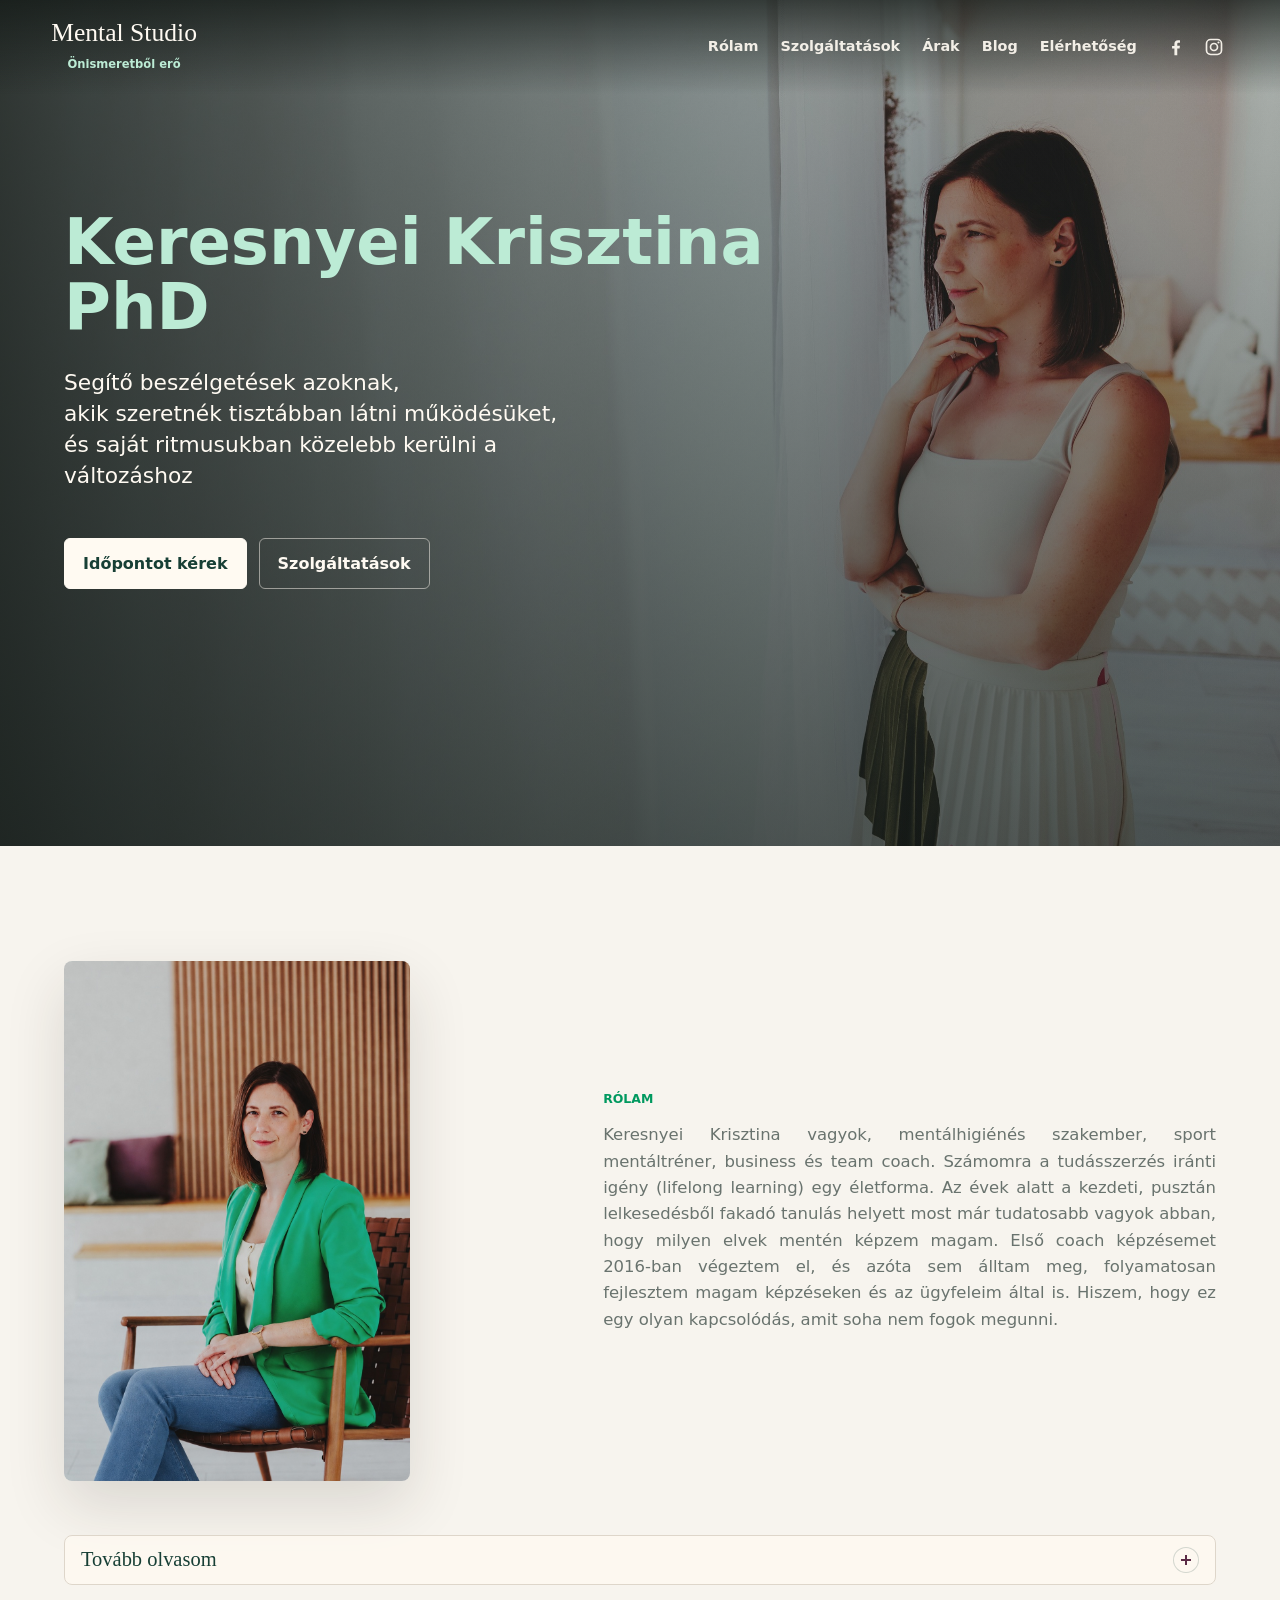
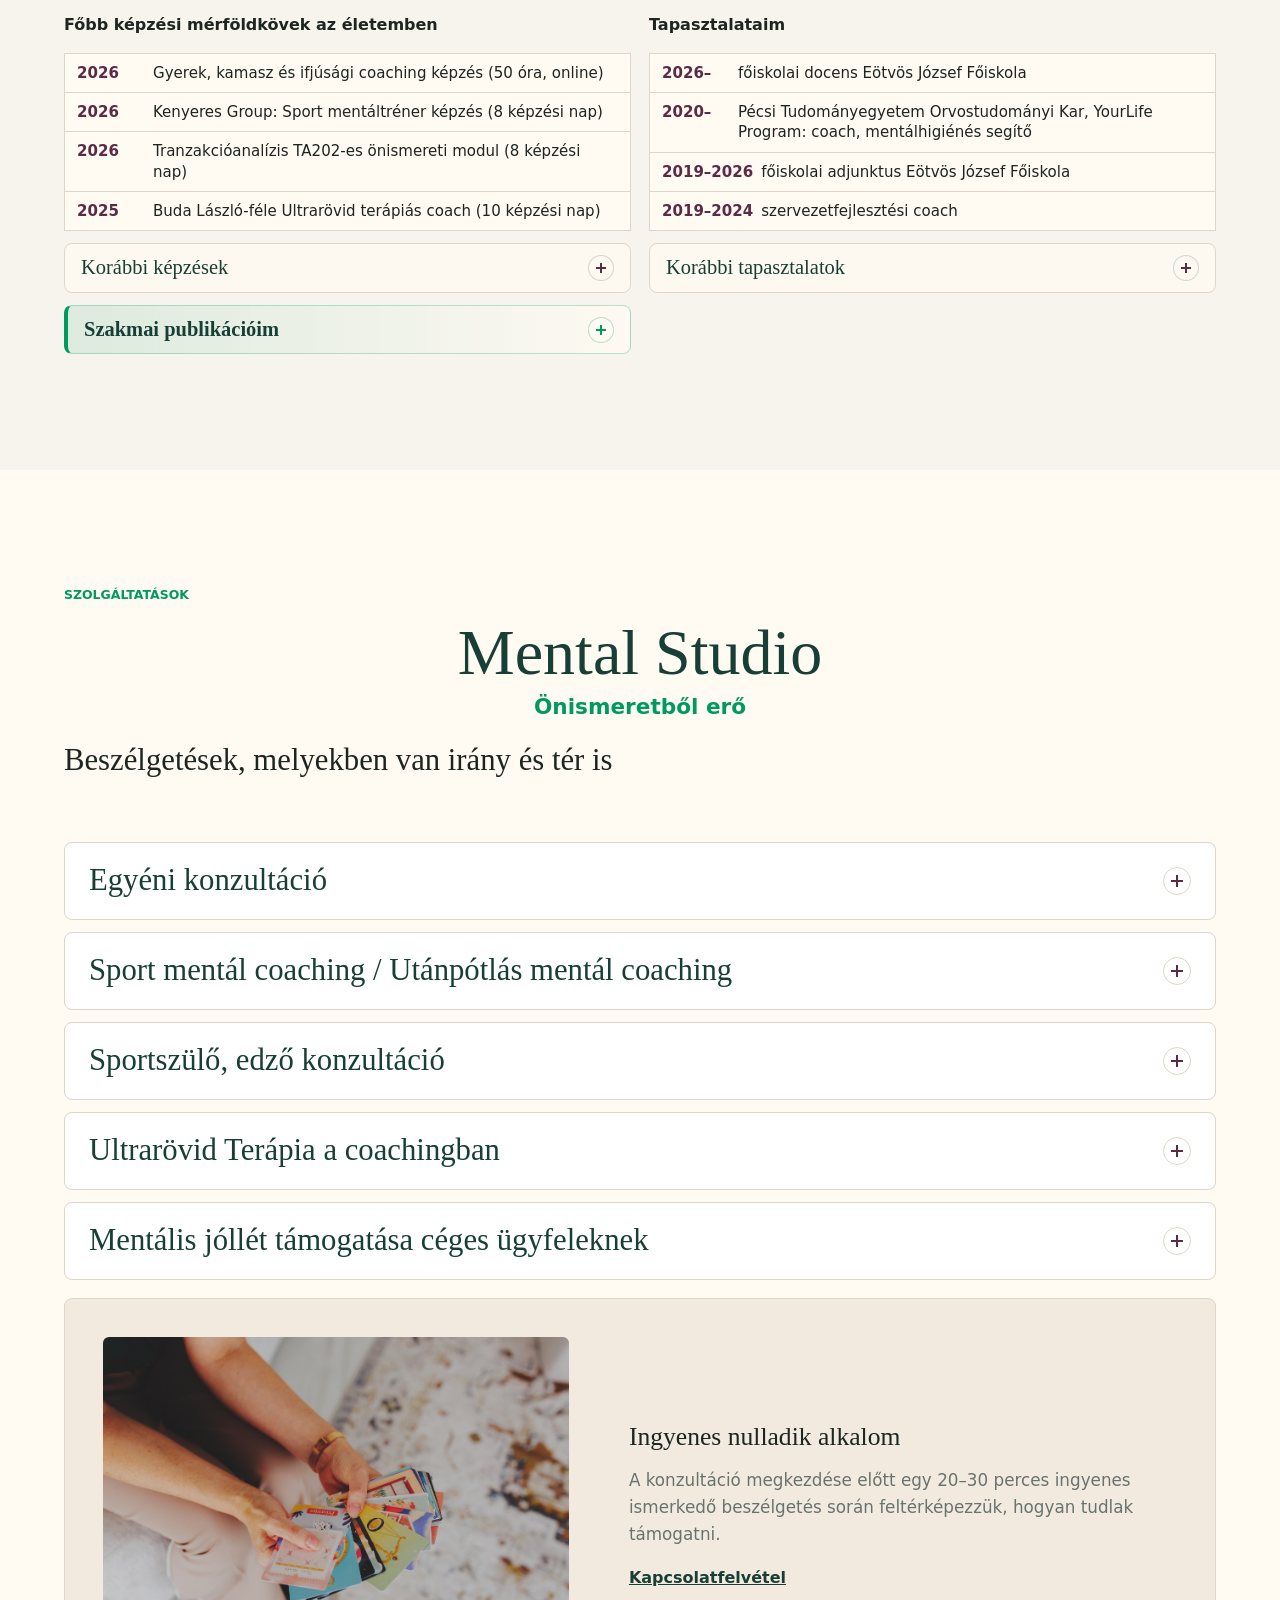
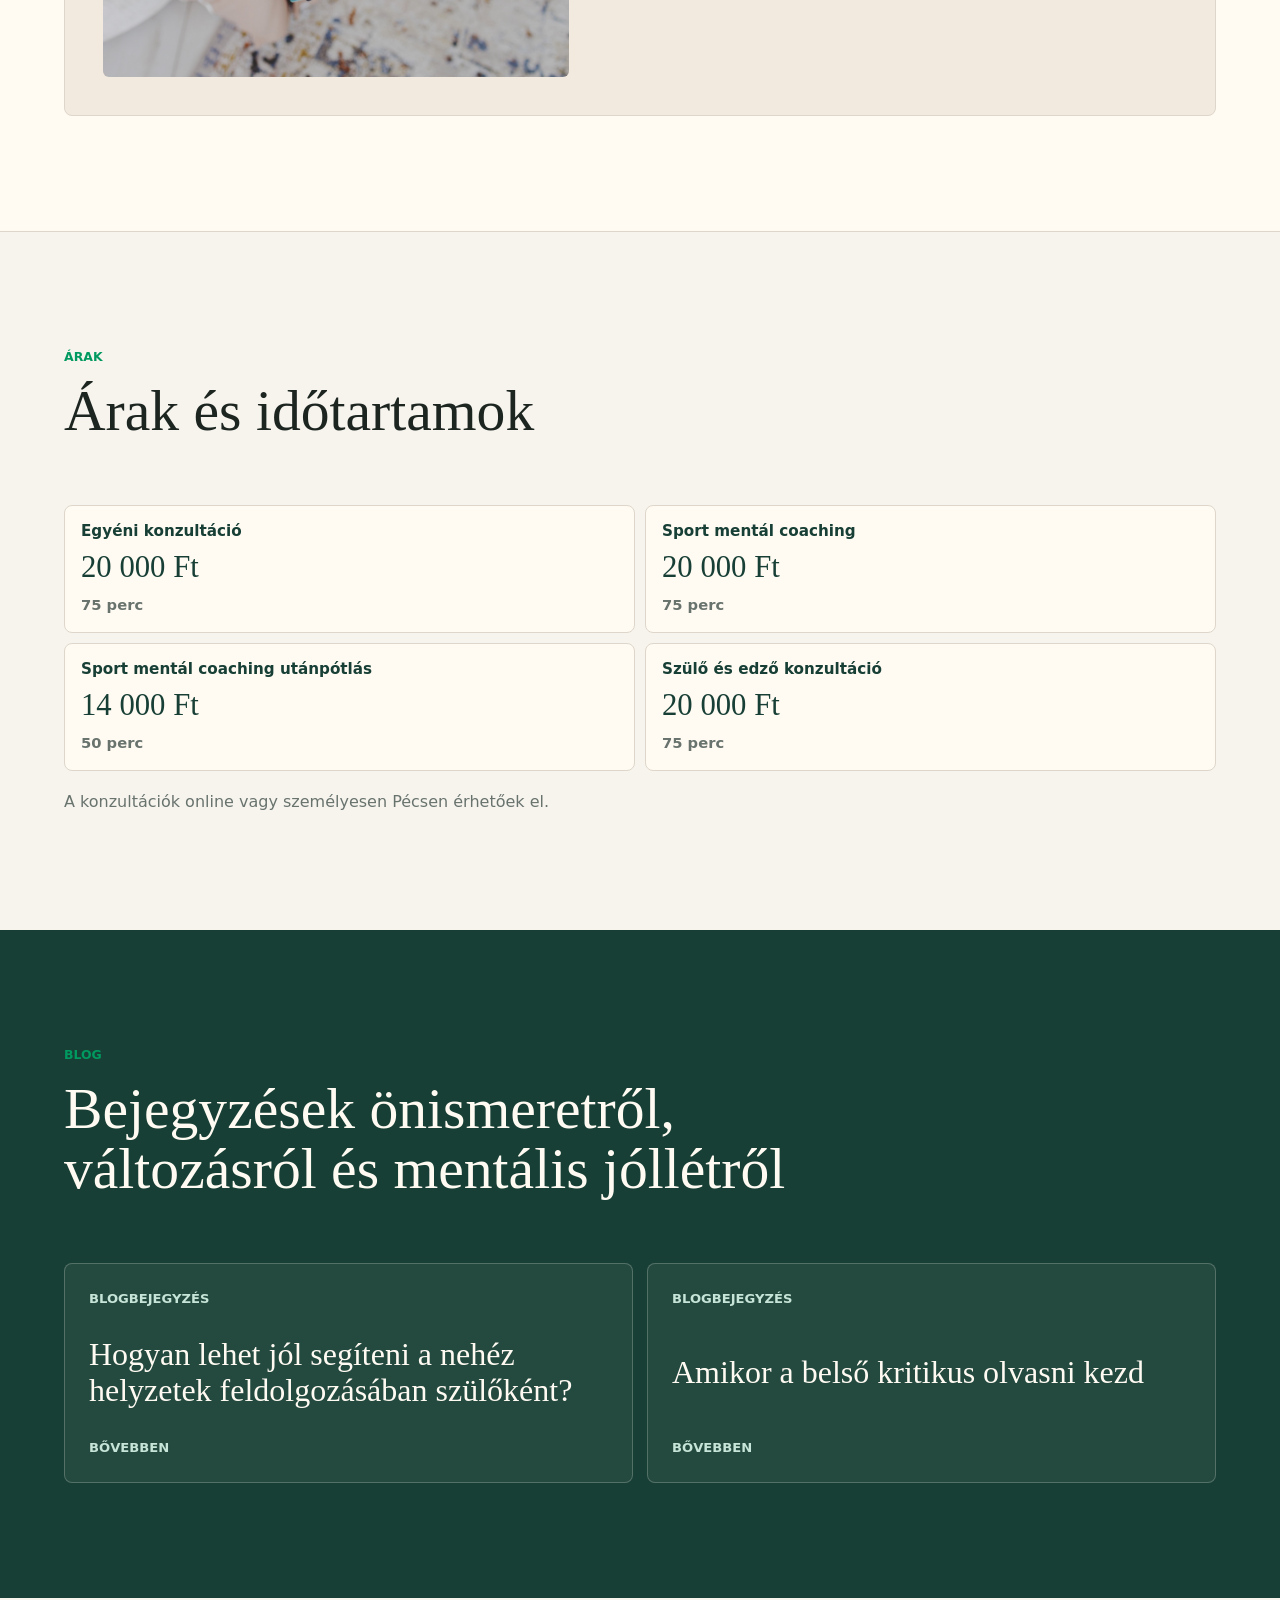
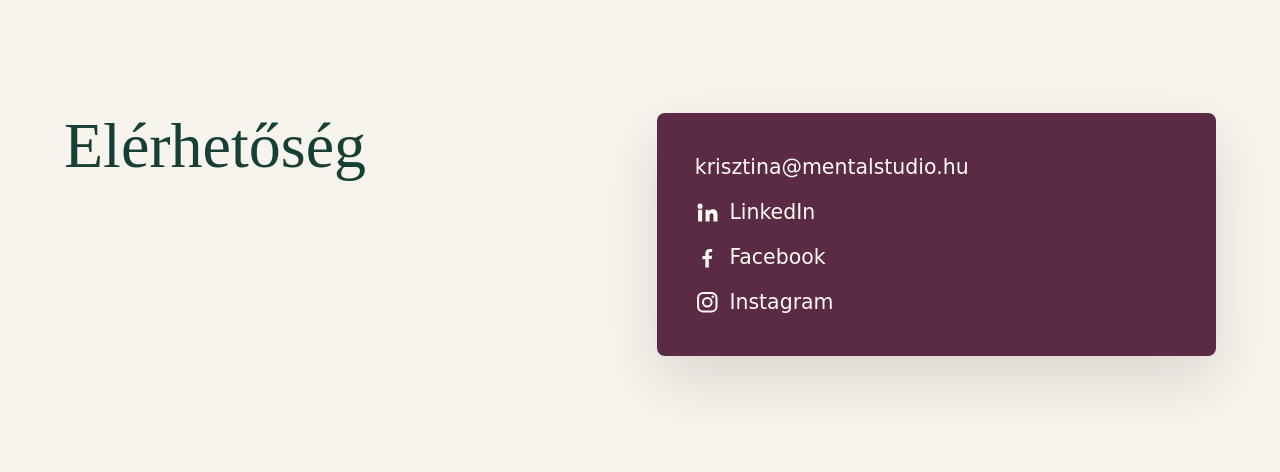
<file: index.html>
<!doctype html>
<html lang="hu">
  <head>
    <meta charset="utf-8">
    <meta name="viewport" content="width=device-width, initial-scale=1">
    <meta
      name="description"
      content="Mental Studio – coaching, mentális segítő beszélgetések és munkahelyi mentális jóllét Keresnyei Krisztinával."
    >
    <title>Mental Studio | Önismeretből erő</title>
    <link rel="canonical" href="https://mentalstudio.hu/">
    <link rel="icon" href="assets/favicon.svg" type="image/svg+xml">
    <meta name="theme-color" content="#173f35">
    <meta property="og:type" content="website">
    <meta property="og:locale" content="hu_HU">
    <meta property="og:site_name" content="Mental Studio">
    <meta property="og:url" content="https://mentalstudio.hu/">
    <meta property="og:title" content="Mental Studio | Önismeretből erő">
    <meta
      property="og:description"
      content="Mental Studio – coaching, mentális segítő beszélgetések és munkahelyi mentális jóllét Keresnyei Krisztinával."
    >
    <meta property="og:image" content="https://mentalstudio.hu/assets/og-image.jpg">
    <meta property="og:image:type" content="image/jpeg">
    <meta property="og:image:width" content="1200">
    <meta property="og:image:height" content="630">
    <meta
      property="og:image:alt"
      content="Mental Studio – Keresnyei Krisztina PhD, coaching és mentális segítő beszélgetések"
    >
    <meta name="twitter:card" content="summary_large_image">
    <link rel="stylesheet" href="styles.css?v=social-20261120">
  </head>
  <body>
    <header class="site-header">
      <a class="brand" href="#top" aria-label="Mental Studio kezdőlap">
        <span>Mental Studio<br><small>Önismeretből erő</small></span>
      </a>
      <nav class="main-nav" aria-label="Főmenü">
        <a href="#rolam">Rólam</a>
        <a href="#szolgaltatasok">Szolgáltatások</a>
        <a href="#arak">Árak</a>
        <a href="#blog">Blog</a>
        <a href="#elerhetoseg">Elérhetőség</a>
      </nav>
      <div class="header-social">
        <a href="https://www.facebook.com/profile.php?id=61588283283533" aria-label="Mental Studio a Facebookon"><svg viewBox="0 0 24 24" aria-hidden="true" focusable="false"><path fill="currentColor" d="M13.5 22v-8.2h2.8l.4-3.2h-3.2V8.5c0-.9.3-1.6 1.6-1.6h1.7V4.1c-.3 0-1.3-.1-2.5-.1-2.5 0-4.2 1.5-4.2 4.3v2.4H7.3v3.2h2.8V22h3.4z"/></svg></a>
        <a href="https://www.instagram.com/mentalstudio_hu/" aria-label="Mental Studio az Instagramon"><svg viewBox="0 0 24 24" aria-hidden="true" focusable="false"><rect x="3" y="3" width="18" height="18" rx="5" fill="none" stroke="currentColor" stroke-width="2"/><circle cx="12" cy="12" r="4.2" fill="none" stroke="currentColor" stroke-width="2"/><circle cx="17.4" cy="6.6" r="1.3" fill="currentColor"/></svg></a>
      </div>
    </header>

    <main id="top">
      <section class="hero" aria-label="Mental Studio bemutatkozás">
        <img
          src="assets/hero.jpg"
          alt="Keresnyei Krisztina ablak mellett állva"
          class="hero-image"
          fetchpriority="high"
        >
        <div class="hero-panel">
          <p class="eyebrow hero-name">Keresnyei Krisztina PhD</p>
          <h1 class="hero-intro">
            Segítő beszélgetések azoknak,<br>
            akik szeretnék tisztábban látni működésüket,<br>
            és saját ritmusukban közelebb kerülni a változáshoz
          </h1>
          <div class="hero-actions">
            <a class="button primary" href="#elerhetoseg">Időpontot kérek</a>
            <a class="button secondary" href="#szolgaltatasok">Szolgáltatások</a>
          </div>
        </div>
      </section>

      <section id="rolam" class="about">
        <div class="about-intro">
        <div class="about-media">
          <div class="image-stack single-image about-portrait-frame">
            <img
              src="assets/portrait-clean.jpg"
              alt="Keresnyei Krisztina zöld zakóban ülve"
              loading="lazy"
              decoding="async"
            >
          </div>
        </div>
        <div class="copy">
          <h2 class="eyebrow">Rólam</h2>
          <p>
            Keresnyei Krisztina vagyok, mentálhigiénés szakember, sport mentáltréner, business és team
            coach. Számomra a tudásszerzés iránti igény (lifelong learning) egy életforma. Az évek alatt
            a kezdeti, pusztán lelkesedésből fakadó tanulás helyett most már tudatosabb vagyok abban,
            hogy milyen elvek mentén képzem magam. Első coach képzésemet 2016-ban végeztem el, és azóta sem
            álltam meg, folyamatosan fejlesztem magam képzéseken és az ügyfeleim által is.
            Hiszem, hogy ez egy olyan kapcsolódás, amit soha nem fogok megunni.
          </p>
        </div>
        </div>

          <details class="about-more">
            <summary>Tovább olvasom</summary>
            <div>
              <p>
                Pontosan emlékszem a pillanatra, amikor eldöntöttem, hogy egyszer majd én is coach leszek.
                23 éves voltam, és Hollandiában tanultam Erasmussal, ahol a külföldi hallgatóknak is
                lehetőségük volt konzultációra járni kinti tanáraikhoz. Ezek elsősorban mentális segítő
                beszélgetések voltak: sok kérdéssel, önreflexióval igyekezett a tanárom, mentorom segíteni
                a nehéz érzések és a belső vívódásaim oldásában. Ez a hallgatói rendszer aztán annyira
                megfogott, hogy hazatérve a szakdolgozatomat is a coaching jellemzőiből és az ottani
                rendszer felépítéséből írtam.
              </p>
              <p>
                Az már akkoriban is foglalkoztatott, hogy a megtanult elméletek hogyan tudnak a gyakorlatban
                is valóban hasznosulni, azt hiszem, itt kezdődött meg identitásom fő elemének kialakulása, amit
                a tanulás, kutatás, gyakorlati alkalmazás háromszögeként tudnám legjobban leírni. Munkámban
                is erősen vágyom arra, hogy megértsem a velem kapcsolatban állók működését, és ezzel az
                értelemmel segítsem őket fejlődésükben, ugyanakkor a többéves tapasztalatszerzésem során
                megtanultam türelemmel, empátiával és elfogadással viszonyulni a változások tempójához, időt és teret
                engedni a gyakorlatban történő alkalmazásra, mely jóval túlmutat az ügyfél esetében akár
                egy-egy konzultációs folyamaton is.
              </p>
            </div>
          </details>

          <div class="milestone-columns">
            <section>
              <h3 class="subheading">Főbb képzési mérföldkövek az életemben</h3>
              <div class="milestones" aria-label="Főbb képzési mérföldkövek">
                <div><strong>2026</strong><span>Gyerek, kamasz és ifjúsági coaching képzés (50 óra, online)</span></div>
                <div><strong>2026</strong><span>Kenyeres Group: Sport mentáltréner képzés (8 képzési nap)</span></div>
                <div><strong>2026</strong><span>Tranzakcióanalízis TA202-es önismereti modul (8 képzési nap)</span></div>
                <div><strong>2025</strong><span>Buda László-féle Ultrarövid terápiás coach (10 képzési nap)</span></div>
              </div>
              <details class="milestone-more">
                <summary>Korábbi képzések</summary>
                <div class="milestones">
                  <div><strong>2024</strong><span>Tranzakcióanalízis TA101-es önismereti modul (4 képzési nap)</span></div>
                  <div><strong>2023</strong><span>Budapesti Gazdasági Egyetem munkahelyi mentálhigiénés szakember diploma</span></div>
                  <div><strong>2021</strong><span>Metropolitan Egyetem business és team coach diploma</span></div>
                  <div><strong>2017</strong><span>Pro Bona Kft. life coach képzés (120 óra)</span></div>
                  <div><strong>2016</strong><span>Pro Bona Kft. business coach képzés (120 óra)</span></div>
                  <div><strong>2016</strong><span>Pécsi Tudományegyetem Regionális Doktori Iskola doktori cím megszerzése</span></div>
                  <div><strong>2009</strong><span>Pécsi Tudományegyetem Közgazdaságtudományi Kar menedzsment és tanácsadás szakirány</span></div>
                </div>
              </details>
              <details class="milestone-more publication-more">
                <summary>Szakmai publikációim</summary>
                <div class="publication-mini-list">
                  <a href="http://doi.org/10.58269/umsz.2025.4.5">Online egészségprogramok a munkahelyen <span>2025</span></a>
                  <a href="https://journals.lib.pte.hu/index.php/tm/article/view/7578">Munkahelyi egészségprogramok evolúciója <span>2024</span></a>
                  <a href="https://ejf.hu/sites/default/files/DN/Oktatasi_lehetosegek_DN_2024_2.pdf#page=63">Érzelmi intelligencia fejlesztésének lehetőségei <span>2024</span></a>
                  <a href="https://drive.google.com/file/d/1ZX6P36nPc3NvqO5CzEmJ_hq0yX5hJIOy/view">Hogyan segítsük a perspektívaváltást időgazdálkodási elakadásoknál? <span>2023</span></a>
                  <a href="https://ejf.hu/sites/default/files/DN/2023/04/05KeresnyeiKrisztina-A%20MUNKAHELYI%20PSZICHO-SZOCIALIS%20KOCKAZATOK%20CSOKKENTESENEK%20LEHETOSEGEI.pdf">A munkahelyi pszicho-szociális kockázatok csökkentésének lehetőségei <span>2023</span></a>
                  <a href="https://coachszemle.hu/wp-content/uploads/2023/12/Magyar-Coachszemle_Szivvel-vezetni_2023.02.december.pdf#page=74">Észből szívbe – szívből észbe <span>2023</span></a>
                  <a href="https://ejf.hu/sites/default/files/DN/2022/04/05Keresnyei_Krisztina-AZ_ONLINE_TERBEN_ZAJLO_CSOPORTOS_COACHINGOK.pdf">Az online térben zajló csoportos coachingok sajátosságainak vizsgálata <span>2022</span></a>
                  <p>A kreativitás értelmezések sokszínűsége <span>2012</span></p>
                  <a href="https://digitalia.lib.pte.hu/hu/ptektk-rpgdi-evkonyv-2010-2-pte-ktk-pecs-2010-4719#page/302/mode/1up">Hatékony időgazdálkodás az érzelmileg intelligens coaching alkalmazásával <span>2010</span></a>
                </div>
              </details>
            </section>
            <section>
              <h3 class="subheading">Tapasztalataim</h3>
              <div class="milestones" aria-label="Főbb tapasztalatok">
                <div><strong>2026–</strong><span>főiskolai docens Eötvös József Főiskola</span></div>
                <div><strong>2020–</strong><span>Pécsi Tudományegyetem Orvostudományi Kar, YourLife Program: coach, mentálhigiénés segítő</span></div>
                <div><strong>2019–2026</strong><span>főiskolai adjunktus Eötvös József Főiskola</span></div>
                <div><strong>2019–2024</strong><span>szervezetfejlesztési coach</span></div>
              </div>
              <details class="milestone-more">
                <summary>Korábbi tapasztalatok</summary>
                <div class="milestones">
                  <div><strong>2009–2012</strong><span>külügyi referens a Pécsi Tudományegyetem Nemzetközi Kapcsolatok Osztályán</span></div>
                </div>
              </details>
            </section>
          </div>
      </section>

      <section id="szolgaltatasok" class="services">
        <div class="section-heading services-heading">
          <p class="eyebrow">Szolgáltatások</p>
          <p class="section-brand">
            <span>Mental Studio</span>
            <small>Önismeretből erő</small>
          </p>
          <h2>Beszélgetések, melyekben van irány és tér is</h2>
        </div>

        <div class="service-accordion">
          <details>
            <summary>Egyéni konzultáció</summary>
            <div>
              <p>
                Az egyéni konzultációban ötvözöm a coaching és a mentális segítő beszélgetések erejét.
                Egy olyan folyamatban kísérlek, amelynek célja van, ugyanakkor teret enged a változás
                saját ütemének, a belső megélésnek és az elcsendesedésnek, hogy a valóban fontos
                kérdések kerülhessenek a felszínre. A közös munka során nem csupán a problémák
                átbeszélésére törekszünk, hanem a működési minták feltárásán és saját működésünk mélyebb
                megértésén keresztül az önismeretet is fejlesztjük. A cél nem pusztán a jobb megértés,
                hiszen önmagában a gondolat még nem eredményez változást: a tényleges elmozdulást az
                segíti, ha erősödik a cselekvőképesség érzete és képessé válunk a saját lehetőségeink
                felismerésére.
              </p>
              <p>
                Egy konzultáció hossza 75 perc, melyet tarthatunk személyesen vagy online is. A
                konzultációk száma a feltárt témáktól függ, egyéni igény szerint alakítható.
              </p>
            </div>
          </details>
          <details>
            <summary>Sport mentál coaching / Utánpótlás mentál coaching</summary>
            <div>
              <p>
                Fókuszált mentális támogatás sportolóknak teljesítményhelyzetekhez, önbizalom-erősítéshez
                és elakadások kezeléséhez. A közös munka célja, hogy tudatosabban működj, jobban kezeld
                a nyomást, és stabilabban kapcsolódj a saját erőforrásaidhoz.
              </p>
              <p>
                Szívesen fogadom az utánpótláskorú sportolókat is, hogy már fiatal korban kialakulhasson
                az a mentális stabilitás és önismeret, amely hosszú távon is támogatja őket a sportban és
                a mindennapokban.
              </p>
              <div class="service-note">
                <strong>Konzultációs idő</strong>
                <span>felnőtteknek: 75 perc</span>
                <span>18 év alatt: 50 perc</span>
              </div>
              <p>Online konzultációra 13 év felettieket fogadok.</p>
            </div>
          </details>
          <details>
            <summary>Sportszülő, edző konzultáció</summary>
            <div>
              <p>
                A sportoló fejlődésére az őt körülvevő környezet is jelentős hatással van.
                A konzultáció során szülőkkel és edzőkkel közösen dolgozunk azon, hogy olyan
                kommunikációs és mentális eszközöket találjunk, amelyek hatékonyan támogatják
                a sportoló fejlődését, jóllétét és teljesítményét.
              </p>
              <p>
                A cél egy kiszámítható, támogató közeg kialakítása, ahol a fejlődést segítő
                szemlélet és a megfelelő kapcsolódás egyaránt helyet kap. Ehhez sok esetben
                a saját működésünk és reakcióink tudatosítása is fontos kiindulópont.
              </p>
              <p>
                Egy konzultáció hossza 75 perc, melyet tarthatunk személyesen vagy online is. A
                konzultációk száma a feltárt témáktól függ, egyéni igény szerint alakítható.
              </p>
            </div>
          </details>
          <details>
            <summary>Ultrarövid Terápia a coachingban</summary>
            <div>
              <p>
                Az Ultrarövid Terápia® a coachingban Buda László nevével jelzett módszertani
                keretrendszer, melynek célja, hogy gyors, mély és lényegre törő módon foglalkozzon a múlt
                bennünk lévő utóhatásaival, segítsen meghozni a változásról való döntést és képessé
                tegyen minket, hogy tegyünk egy lépést a belső szabadság felé. Abban tudlak téged
                támogatni, hogy megtartalak és jelen vagyok veled, mialatt te a belső világod rendezed,
                hogy kissé talán könnyebben, kevesebb terhet cipelve indulhass tovább immár a saját
                utadat járva.
              </p>
              <p>A konzultáció coaching folyamatba ágyazva érhető el. Az alkalom 90–120 percet vesz igénybe.</p>
            </div>
          </details>
          <details>
            <summary>Mentális jóllét támogatása céges ügyfeleknek</summary>
            <div>
              <p>
                A munkavállalók mentális jólléte közvetlenül hat a teljesítményre, a lojalitásra és a
                szervezeti kultúrára. Szolgáltatásom keretében cégek számára biztosítok egyéni coachingot
                és mentális segítő beszélgetéseket, amelyek támogatják a munkatársakat a stresszkezelésben,
                a kiégés megelőzésében és a mindennapi munkahelyi kihívások kezelésében.
              </p>
              <p>
                Egyéni árajánlatért érdeklődj a megadott elérhetőségek egyikén.
              </p>
            </div>
          </details>
        </div>

        <div class="process-band">
          <img src="assets/cards.jpg" alt="Coaching kártyák egy fa asztalon" loading="lazy" decoding="async">
          <div>
            <h3>Ingyenes nulladik alkalom</h3>
            <p>
              A konzultáció megkezdése előtt egy 20–30 perces ingyenes ismerkedő beszélgetés során
              feltérképezzük, hogyan tudlak támogatni.
            </p>
            <a href="mailto:krisztina@mentalstudio.hu">Kapcsolatfelvétel</a>
          </div>
        </div>
      </section>

      <section id="arak" class="prices">
        <div class="section-heading">
          <p class="eyebrow">Árak</p>
          <h2>Árak és időtartamok</h2>
        </div>
        <div class="price-table" aria-label="Árak és időtartamok">
          <div class="price-row">
            <span>Egyéni konzultáció</span>
            <strong>20&nbsp;000&nbsp;Ft</strong>
            <em>75 perc</em>
          </div>
          <div class="price-row">
            <span>Sport mentál coaching</span>
            <strong>20&nbsp;000&nbsp;Ft</strong>
            <em>75 perc</em>
          </div>
          <div class="price-row">
            <span>Sport mentál coaching utánpótlás</span>
            <strong>14&nbsp;000&nbsp;Ft</strong>
            <em>50 perc</em>
          </div>
          <div class="price-row">
            <span>Szülő és edző konzultáció</span>
            <strong>20&nbsp;000&nbsp;Ft</strong>
            <em>75 perc</em>
          </div>
        </div>
        <p class="price-note">A konzultációk online vagy személyesen Pécsen érhetőek el.</p>
      </section>

      <section id="blog" class="publications">
        <div class="section-heading">
          <p class="eyebrow">Blog</p>
          <h2>Bejegyzések önismeretről, változásról és mentális jóllétről</h2>
        </div>
        <div class="blog-list">
          <a class="blog-card" href="blog/nehez-helyzetek-feldolgozasa-szulokent.html">
            <span>Blogbejegyzés</span>
            <strong>Hogyan lehet jól segíteni a nehéz helyzetek feldolgozásában szülőként?</strong>
            <em>Bővebben</em>
          </a>
          <a class="blog-card" href="blog/belso-kritikus.html">
            <span>Blogbejegyzés</span>
            <strong>Amikor a belső kritikus olvasni kezd</strong>
            <em>Bővebben</em>
          </a>
        </div>
      </section>

      <section id="elerhetoseg" class="contact">
        <div>
          <h2 class="contact-title">Elérhetőség</h2>
        </div>
        <div class="contact-box">
          <a href="mailto:krisztina@mentalstudio.hu">krisztina@mentalstudio.hu</a>
          <a class="social-link" href="https://www.linkedin.com/in/krisztina-keresnyei-phd-53495030/"><svg viewBox="0 0 24 24" aria-hidden="true" focusable="false"><path fill="currentColor" d="M4.98 3.5a2.5 2.5 0 1 1 0 5 2.5 2.5 0 0 1 0-5zM3 9.5h4V21H3V9.5zm6.5 0h3.8v1.6h.1c.5-1 1.8-2 3.8-2 4 0 4.8 2.6 4.8 6V21h-4v-5.2c0-1.2 0-2.8-1.7-2.8s-2 1.3-2 2.7V21h-4V9.5z"/></svg><span>LinkedIn</span></a>
          <a class="social-link" href="https://www.facebook.com/profile.php?id=61588283283533"><svg viewBox="0 0 24 24" aria-hidden="true" focusable="false"><path fill="currentColor" d="M13.5 22v-8.2h2.8l.4-3.2h-3.2V8.5c0-.9.3-1.6 1.6-1.6h1.7V4.1c-.3 0-1.3-.1-2.5-.1-2.5 0-4.2 1.5-4.2 4.3v2.4H7.3v3.2h2.8V22h3.4z"/></svg><span>Facebook</span></a>
          <a class="social-link" href="https://www.instagram.com/mentalstudio_hu/"><svg viewBox="0 0 24 24" aria-hidden="true" focusable="false"><rect x="3" y="3" width="18" height="18" rx="5" fill="none" stroke="currentColor" stroke-width="2"/><circle cx="12" cy="12" r="4.2" fill="none" stroke="currentColor" stroke-width="2"/><circle cx="17.4" cy="6.6" r="1.3" fill="currentColor"/></svg><span>Instagram</span></a>
        </div>
      </section>
    </main>
    <!-- Cloudflare Web Analytics --><script type='module' src='https://static.cloudflareinsights.com/beacon.min.js' data-cf-beacon='{"token": "2c6d00ffca3247748da302600392750c"}'></script><!-- End Cloudflare Web Analytics -->
  </body>
</html>
</file>
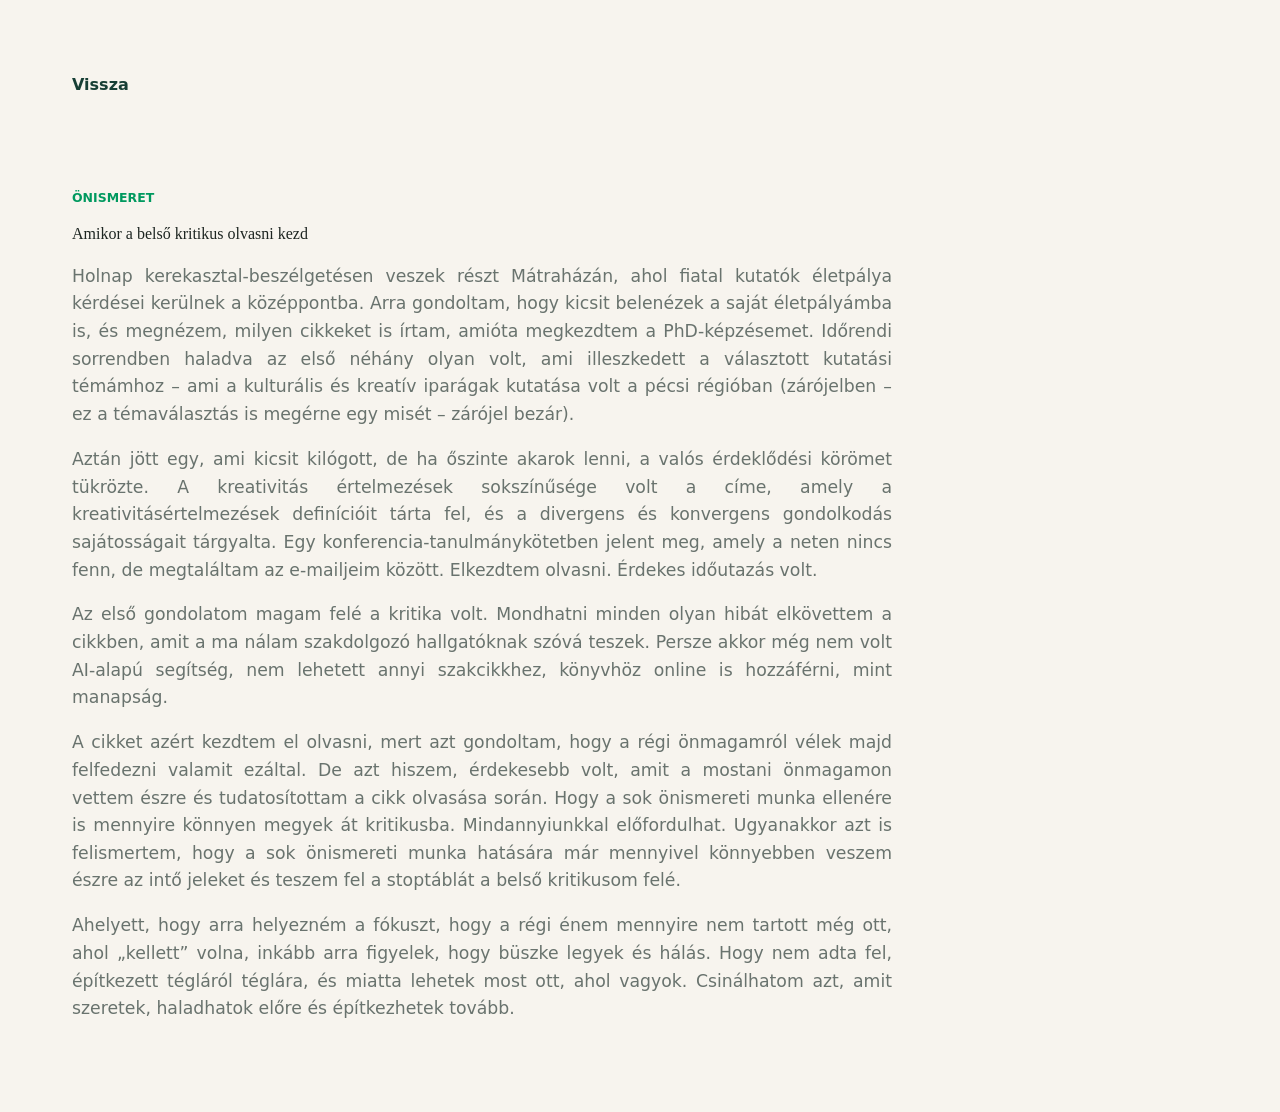
<file: blog/belso-kritikus.html>
<!doctype html>
<html lang="hu">
  <head>
    <meta charset="utf-8">
    <meta name="viewport" content="width=device-width, initial-scale=1">
    <title>Amikor a belső kritikus olvasni kezd | Mental Studio</title>
    <meta
      name="description"
      content="Újraolvastam az egyik legelső cikkemet, és nem az derült ki, amit kerestem – hanem az, hogy milyen könnyen megyek át kritikusba."
    >
    <link rel="canonical" href="https://mentalstudio.hu/blog/belso-kritikus.html">
    <link rel="icon" href="../assets/favicon.svg" type="image/svg+xml">
    <meta name="theme-color" content="#173f35">
    <meta property="og:type" content="article">
    <meta property="og:locale" content="hu_HU">
    <meta property="og:site_name" content="Mental Studio">
    <meta property="og:url" content="https://mentalstudio.hu/blog/belso-kritikus.html">
    <meta property="og:title" content="Amikor a belső kritikus olvasni kezd">
    <meta
      property="og:description"
      content="Újraolvastam az egyik legelső cikkemet, és nem az derült ki, amit kerestem – hanem az, hogy milyen könnyen megyek át kritikusba."
    >
    <meta property="og:image" content="https://mentalstudio.hu/assets/og-image.jpg">
    <meta property="og:image:type" content="image/jpeg">
    <meta property="og:image:width" content="1200">
    <meta property="og:image:height" content="630">
    <meta
      property="og:image:alt"
      content="Mental Studio – Keresnyei Krisztina PhD, coaching és mentális segítő beszélgetések"
    >
    <meta name="twitter:card" content="summary_large_image">
    <link rel="stylesheet" href="../styles.css?v=social-20261120">
  </head>
  <body>
    <main class="post-page">
      <a class="back-link" href="../index.html#blog">Vissza</a>
      <article class="post-article">
        <p class="eyebrow">Önismeret</p>
        <h1>Amikor a belső kritikus olvasni kezd</h1>
        <p>
          Holnap kerekasztal-beszélgetésen veszek részt Mátraházán, ahol fiatal kutatók életpálya kérdései
          kerülnek a középpontba. Arra gondoltam, hogy kicsit belenézek a saját életpályámba is, és
          megnézem, milyen cikkeket is írtam, amióta megkezdtem a PhD-képzésemet. Időrendi sorrendben haladva
          az első néhány olyan volt, ami illeszkedett a választott kutatási témámhoz – ami a kulturális és
          kreatív iparágak kutatása volt a pécsi régióban (zárójelben – ez a témaválasztás is megérne egy
          misét – zárójel bezár).
        </p>
        <p>
          Aztán jött egy, ami kicsit kilógott, de ha őszinte akarok lenni, a valós érdeklődési körömet
          tükrözte. A kreativitás értelmezések sokszínűsége volt a címe, amely a kreativitásértelmezések
          definícióit tárta fel, és a divergens és konvergens gondolkodás sajátosságait tárgyalta. Egy
          konferencia-tanulmánykötetben jelent meg, amely a neten nincs fenn, de megtaláltam az e-mailjeim
          között. Elkezdtem olvasni. Érdekes időutazás volt.
        </p>
        <p>
          Az első gondolatom magam felé a kritika volt. Mondhatni minden olyan hibát elkövettem a cikkben,
          amit a ma nálam szakdolgozó hallgatóknak szóvá teszek. Persze akkor még nem volt AI-alapú
          segítség, nem lehetett annyi szakcikkhez, könyvhöz online is hozzáférni, mint manapság.
        </p>
        <p>
          A cikket azért kezdtem el olvasni, mert azt gondoltam, hogy a régi önmagamról vélek majd
          felfedezni valamit ezáltal. De azt hiszem, érdekesebb volt, amit a mostani önmagamon vettem észre
          és tudatosítottam a cikk olvasása során. Hogy a sok önismereti munka ellenére is mennyire könnyen
          megyek át kritikusba. Mindannyiunkkal előfordulhat. Ugyanakkor azt is felismertem, hogy a sok
          önismereti munka hatására már mennyivel könnyebben veszem észre az intő jeleket és teszem fel a
          stoptáblát a belső kritikusom felé.
        </p>
        <p>
          Ahelyett, hogy arra helyezném a fókuszt, hogy a régi énem mennyire nem tartott még ott, ahol
          „kellett” volna, inkább arra figyelek, hogy büszke legyek és hálás. Hogy nem adta fel,
          építkezett tégláról téglára, és miatta lehetek most ott, ahol vagyok. Csinálhatom azt, amit
          szeretek, haladhatok előre és építkezhetek tovább.
        </p>
      </article>
    </main>
    <!-- Cloudflare Web Analytics --><script type='module' src='https://static.cloudflareinsights.com/beacon.min.js' data-cf-beacon='{"token": "2c6d00ffca3247748da302600392750c"}'></script><!-- End Cloudflare Web Analytics -->
  </body>
</html>
</file>
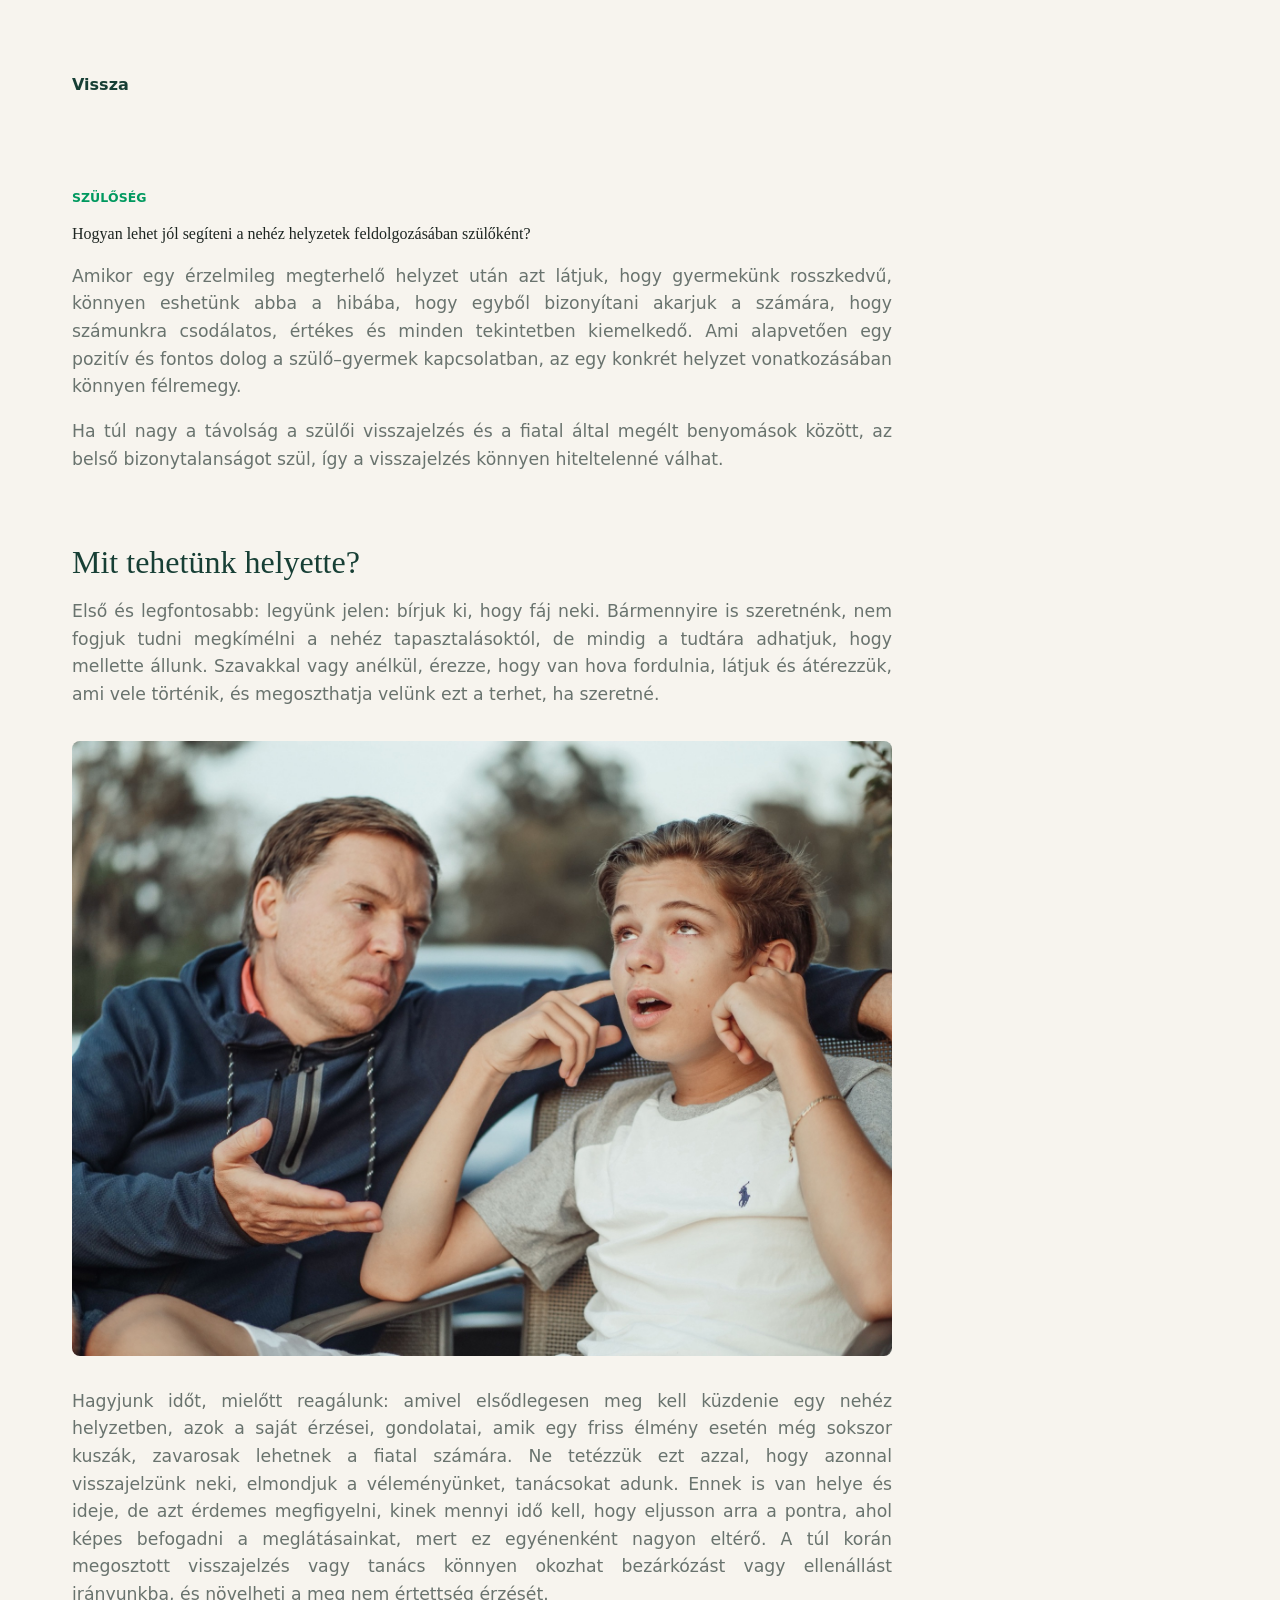
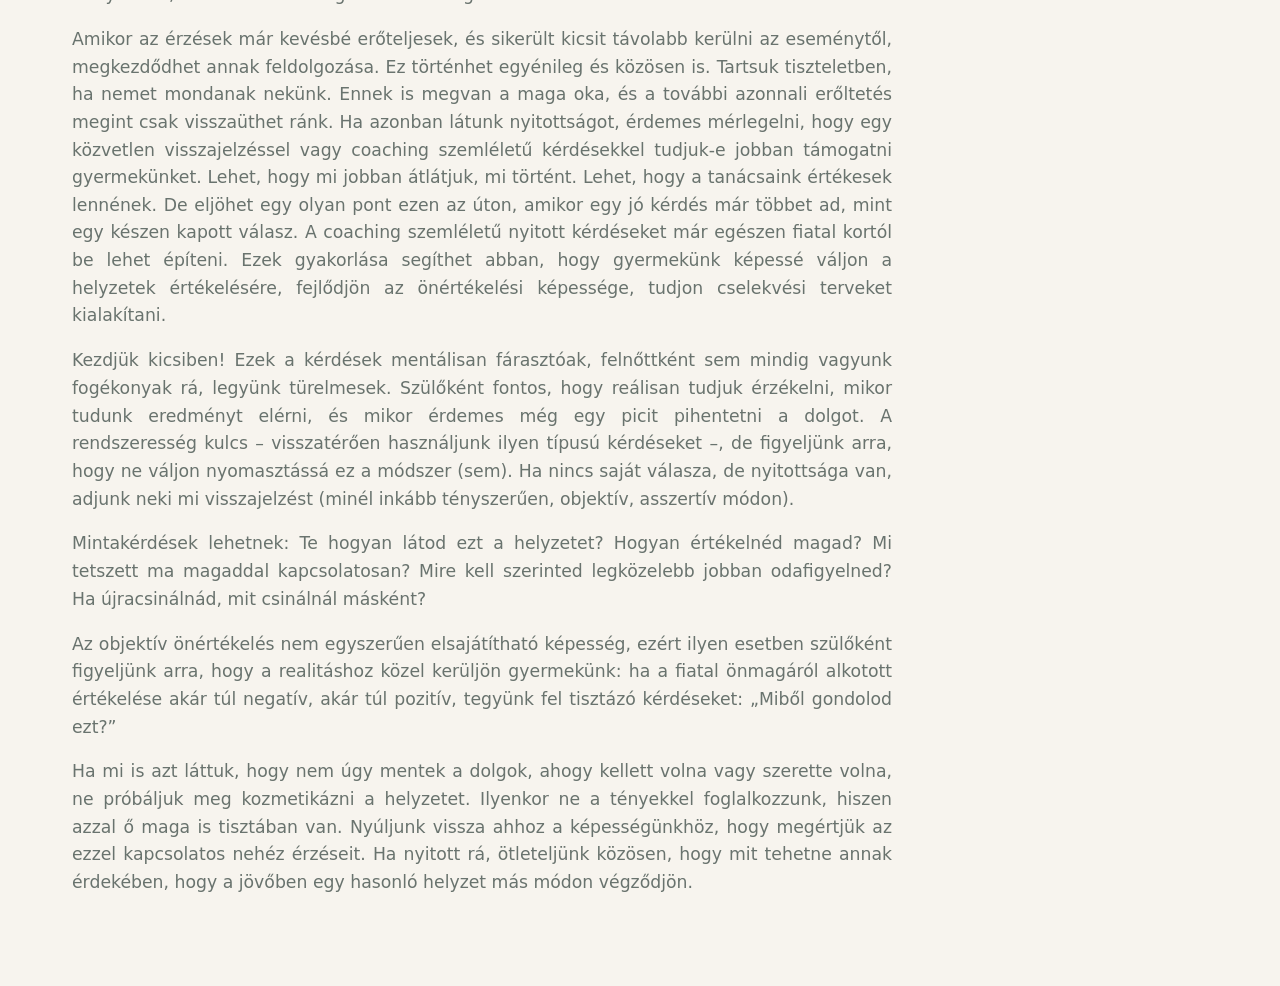
<file: blog/nehez-helyzetek-feldolgozasa-szulokent.html>
<!doctype html>
<html lang="hu">
  <head>
    <meta charset="utf-8">
    <meta name="viewport" content="width=device-width, initial-scale=1">
    <title>Hogyan lehet jól segíteni a nehéz helyzetek feldolgozásában szülőként? | Mental Studio</title>
    <meta
      name="description"
      content="Hogyan segíthetjük szülőként gyermekünket a nehéz helyzetek feldolgozásában jelenléttel, türelemmel és coaching szemléletű kérdésekkel?"
    >
    <link rel="canonical" href="https://mentalstudio.hu/blog/nehez-helyzetek-feldolgozasa-szulokent.html">
    <link rel="icon" href="../assets/favicon.svg" type="image/svg+xml">
    <meta name="theme-color" content="#173f35">
    <meta property="og:type" content="article">
    <meta property="og:locale" content="hu_HU">
    <meta property="og:site_name" content="Mental Studio">
    <meta property="og:url" content="https://mentalstudio.hu/blog/nehez-helyzetek-feldolgozasa-szulokent.html">
    <meta property="og:title" content="Hogyan lehet jól segíteni a nehéz helyzetek feldolgozásában szülőként?">
    <meta
      property="og:description"
      content="Hogyan segíthetjük szülőként gyermekünket a nehéz helyzetek feldolgozásában jelenléttel, türelemmel és coaching szemléletű kérdésekkel?"
    >
    <meta property="og:image" content="https://mentalstudio.hu/assets/og-image.jpg">
    <meta property="og:image:type" content="image/jpeg">
    <meta property="og:image:width" content="1200">
    <meta property="og:image:height" content="630">
    <meta
      property="og:image:alt"
      content="Mental Studio – Keresnyei Krisztina PhD, coaching és mentális segítő beszélgetések"
    >
    <meta name="twitter:card" content="summary_large_image">
    <link rel="stylesheet" href="../styles.css?v=social-20261120">
  </head>
  <body>
    <main class="post-page">
      <a class="back-link" href="../index.html#blog">Vissza</a>
      <article class="post-article">
        <p class="eyebrow">Szülőség</p>
        <h1>Hogyan lehet jól segíteni a nehéz helyzetek feldolgozásában szülőként?</h1>
        <p>
          Amikor egy érzelmileg megterhelő helyzet után azt látjuk, hogy gyermekünk rosszkedvű, könnyen
          eshetünk abba a hibába, hogy egyből bizonyítani akarjuk a számára, hogy számunkra csodálatos,
          értékes és minden tekintetben kiemelkedő. Ami alapvetően egy pozitív és fontos dolog a
          szülő–gyermek kapcsolatban, az egy konkrét helyzet vonatkozásában könnyen félremegy.
        </p>
        <p>
          Ha túl nagy a távolság a szülői visszajelzés és a fiatal által megélt benyomások között, az
          belső bizonytalanságot szül, így a visszajelzés könnyen hiteltelenné válhat.
        </p>
        <h2>Mit tehetünk helyette?</h2>
        <p>
          Első és legfontosabb: legyünk jelen: bírjuk ki, hogy fáj neki. Bármennyire is
          szeretnénk, nem fogjuk tudni megkímélni a nehéz tapasztalásoktól, de mindig a tudtára adhatjuk,
          hogy mellette állunk. Szavakkal vagy anélkül, érezze, hogy van hova fordulnia, látjuk és
          átérezzük, ami vele történik, és megoszthatja velünk ezt a terhet, ha szeretné.
        </p>
        <figure class="post-figure">
          <img
            src="../assets/hagyjunk-idot.jpg"
            alt="Egy apa figyelmesen hallgatja kamasz fia mondanivalóját"
            width="1800"
            height="1350"
            loading="lazy"
          >
        </figure>
        <p>
          Hagyjunk időt, mielőtt reagálunk: amivel elsődlegesen meg kell küzdenie egy nehéz helyzetben,
          azok a saját érzései, gondolatai, amik egy friss élmény esetén még sokszor
          kuszák, zavarosak lehetnek a fiatal számára. Ne tetézzük ezt azzal, hogy azonnal visszajelzünk
          neki, elmondjuk a véleményünket, tanácsokat adunk. Ennek is van helye és ideje, de azt érdemes
          megfigyelni, kinek mennyi idő kell, hogy eljusson arra a pontra, ahol képes befogadni a
          meglátásainkat, mert ez egyénenként nagyon eltérő. A túl korán megosztott visszajelzés vagy
          tanács könnyen okozhat bezárkózást vagy ellenállást irányunkba, és növelheti a meg nem értettség
          érzését.
        </p>
        <p>
          Amikor az érzések már kevésbé erőteljesek, és sikerült kicsit távolabb kerülni az eseménytől,
          megkezdődhet annak feldolgozása. Ez történhet egyénileg és közösen is. Tartsuk tiszteletben, ha
          nemet mondanak nekünk. Ennek is megvan a maga oka, és a további azonnali erőltetés megint csak
          visszaüthet ránk. Ha azonban látunk nyitottságot, érdemes mérlegelni, hogy egy közvetlen
          visszajelzéssel vagy coaching szemléletű kérdésekkel tudjuk-e jobban támogatni gyermekünket.
          Lehet, hogy mi jobban átlátjuk, mi történt. Lehet, hogy a tanácsaink értékesek lennének. De
          eljöhet egy olyan pont ezen az úton, amikor egy jó kérdés már többet ad, mint egy készen kapott
          válasz. A coaching szemléletű nyitott kérdéseket már egészen fiatal kortól be lehet építeni.
          Ezek gyakorlása segíthet abban, hogy gyermekünk képessé váljon a helyzetek értékelésére,
          fejlődjön az önértékelési képessége, tudjon cselekvési terveket kialakítani.
        </p>
        <p>
          Kezdjük kicsiben! Ezek a kérdések mentálisan fárasztóak, felnőttként sem mindig
          vagyunk fogékonyak rá, legyünk türelmesek. Szülőként fontos, hogy reálisan tudjuk érzékelni,
          mikor tudunk eredményt elérni, és mikor érdemes még egy picit pihentetni a dolgot. A rendszeresség
          kulcs – visszatérően használjunk ilyen típusú kérdéseket –, de figyeljünk arra, hogy ne váljon
          nyomasztássá ez a módszer (sem). Ha nincs saját válasza, de nyitottsága van, adjunk neki mi
          visszajelzést (minél inkább tényszerűen, objektív, asszertív módon).
        </p>
        <p>
          Mintakérdések lehetnek: Te hogyan látod ezt a helyzetet? Hogyan értékelnéd magad? Mi tetszett ma
          magaddal kapcsolatosan? Mire kell szerinted legközelebb jobban odafigyelned? Ha újracsinálnád,
          mit csinálnál másként?
        </p>
        <p>
          Az objektív önértékelés nem egyszerűen elsajátítható képesség, ezért ilyen esetben szülőként
          figyeljünk arra, hogy a realitáshoz közel kerüljön gyermekünk: ha a fiatal önmagáról alkotott
          értékelése akár túl negatív, akár túl pozitív, tegyünk fel tisztázó kérdéseket: „Miből gondolod
          ezt?”
        </p>
        <p>
          Ha mi is azt láttuk, hogy nem úgy mentek a dolgok, ahogy kellett volna vagy szerette volna, ne
          próbáljuk meg kozmetikázni a helyzetet. Ilyenkor ne a tényekkel foglalkozzunk, hiszen azzal ő
          maga is tisztában van. Nyúljunk vissza ahhoz a képességünkhöz, hogy megértjük az ezzel kapcsolatos
          nehéz érzéseit. Ha nyitott rá, ötleteljünk közösen, hogy mit tehetne annak érdekében, hogy a
          jövőben egy hasonló helyzet más módon végződjön.
        </p>
      </article>
    </main>
    <!-- Cloudflare Web Analytics --><script type='module' src='https://static.cloudflareinsights.com/beacon.min.js' data-cf-beacon='{"token": "2c6d00ffca3247748da302600392750c"}'></script><!-- End Cloudflare Web Analytics -->
  </body>
</html>
</file>
<file: styles.css>
:root {
  --paper: #f7f4ee;
  --paper-soft: #fffaf2;
  --ink: #1d2521;
  --muted: #69736e;
  --line: #ded6ca;
  --emerald: #00995f;
  --deep-green: #173f35;
  --aubergine: #5b2b46;
  --clay: #b47758;
  --wood: #d6a15c;
  --shadow: 0 24px 60px rgba(39, 34, 28, 0.14);
}

* {
  box-sizing: border-box;
}

html {
  scroll-behavior: smooth;
}

body {
  margin: 0;
  color: var(--ink);
  background: var(--paper);
  font-family: ui-sans-serif, system-ui, -apple-system, BlinkMacSystemFont, "Segoe UI", sans-serif;
  line-height: 1.6;
}

img {
  display: block;
  width: 100%;
}

a {
  color: inherit;
}

.site-header {
  position: fixed;
  z-index: 10;
  top: 0;
  left: 0;
  right: 0;
  display: flex;
  align-items: center;
  justify-content: space-between;
  gap: 24px;
  padding: 20px clamp(18px, 4vw, 56px);
  color: var(--paper-soft);
  background: linear-gradient(to bottom, rgba(18, 24, 21, 0.72), rgba(18, 24, 21, 0));
}

.brand {
  display: block;
  text-align: center;
  text-decoration: none;
  font-family: Georgia, "Times New Roman", serif;
  font-size: clamp(1.25rem, 2vw, 1.7rem);
  line-height: 1.05;
  letter-spacing: 0;
}

.brand small {
  color: #bcebd5;
  font-family: ui-sans-serif, system-ui, -apple-system, BlinkMacSystemFont, "Segoe UI", sans-serif;
  font-size: 0.72rem;
  font-weight: 800;
  line-height: 1.2;
}

.main-nav {
  margin-left: auto;
  display: flex;
  flex-wrap: wrap;
  gap: 10px 22px;
  font-size: 0.9rem;
  font-weight: 650;
}

.main-nav a {
  text-decoration: none;
  opacity: 0.92;
}

.header-social {
  display: flex;
  gap: 8px;
}

.header-social a {
  display: grid;
  place-items: center;
  width: 30px;
  height: 30px;
  opacity: 0.92;
}

.header-social a:hover,
.header-social a:focus-visible {
  opacity: 1;
  color: #bcebd5;
}

.header-social svg {
  width: 20px;
  height: 20px;
}

.hero {
  position: relative;
  min-height: 94vh;
  display: grid;
  align-items: center;
  padding: 120px clamp(18px, 5vw, 72px) clamp(32px, 6vw, 80px);
  overflow: hidden;
  isolation: isolate;
}

.hero::after {
  position: absolute;
  inset: 0;
  z-index: -1;
  content: "";
  background:
    linear-gradient(90deg, rgba(17, 24, 21, 0.78), rgba(17, 24, 21, 0.36) 42%, rgba(17, 24, 21, 0.1)),
    linear-gradient(0deg, rgba(17, 24, 21, 0.56), rgba(17, 24, 21, 0));
}

.hero-image {
  position: absolute;
  inset: 0;
  z-index: -2;
  height: 100%;
  object-fit: cover;
  object-position: 72% center;
}

.hero-panel {
  max-width: 720px;
  color: var(--paper-soft);
  transform: translateY(-5vh);
}

.eyebrow {
  margin: 0 0 14px;
  color: var(--emerald);
  font-family: ui-sans-serif, system-ui, -apple-system, BlinkMacSystemFont, "Segoe UI", sans-serif;
  font-size: 0.78rem;
  font-weight: 800;
  letter-spacing: 0;
  text-transform: uppercase;
}

.hero .hero-name {
  color: #bcebd5;
  margin-bottom: 28px;
  font-size: clamp(2.1rem, 5vw, 4.4rem);
  font-weight: 700;
  line-height: 1.02;
  text-transform: none;
}

h1,
h2,
h3 {
  margin: 0;
  line-height: 1.04;
  font-family: Georgia, "Times New Roman", serif;
  font-weight: 500;
  letter-spacing: 0;
}

h1 {
  max-width: 620px;
  font-size: clamp(0.98rem, 1.25vw, 1.18rem);
  line-height: 1.5;
}

.hero-intro {
  max-width: 540px;
  font-family: ui-sans-serif, system-ui, -apple-system, BlinkMacSystemFont, "Segoe UI", sans-serif;
  font-size: clamp(1.16rem, 1.7vw, 1.55rem);
  font-weight: 500;
  line-height: 1.42;
  text-align: left;
}

h2 {
  font-size: clamp(2rem, 4.5vw, 4.7rem);
}

h3 {
  font-size: clamp(1.35rem, 2vw, 1.8rem);
}

.lead {
  max-width: 620px;
  margin: 24px 0 0;
  font-size: clamp(1.05rem, 2vw, 1.35rem);
}

.hero-actions {
  display: flex;
  flex-wrap: wrap;
  gap: 12px;
  margin-top: 46px;
}

.button {
  display: inline-flex;
  min-height: 48px;
  align-items: center;
  justify-content: center;
  border: 1px solid rgba(255, 250, 242, 0.5);
  border-radius: 6px;
  padding: 12px 18px;
  text-decoration: none;
  font-weight: 750;
}

.button.primary {
  border-color: var(--paper-soft);
  background: var(--paper-soft);
  color: var(--deep-green);
}

.button.secondary {
  color: var(--paper-soft);
}

.section-grid,
.about,
.split-section,
.services,
.prices,
.publications,
.contact {
  padding: clamp(64px, 9vw, 128px) clamp(18px, 5vw, 72px);
}

.section-grid {
  display: grid;
  grid-template-columns: minmax(0, 0.9fr) minmax(280px, 1fr);
  gap: clamp(28px, 7vw, 96px);
  align-items: start;
  border-bottom: 1px solid var(--line);
}

.section-grid p:last-child {
  margin: 0;
  color: var(--muted);
  font-size: clamp(1.05rem, 1.5vw, 1.28rem);
}

.split-section {
  display: grid;
  grid-template-columns: minmax(280px, 0.86fr) minmax(320px, 1.14fr);
  gap: clamp(34px, 6vw, 82px);
  align-items: center;
}

.about-intro {
  display: grid;
  grid-template-columns: minmax(280px, 0.86fr) minmax(320px, 1.14fr);
  gap: clamp(34px, 6vw, 82px);
  align-items: center;
}

.about-media {
  display: grid;
  gap: 18px;
  justify-items: start;
}

.image-stack {
  display: grid;
  grid-template-columns: 0.92fr 0.74fr;
  gap: 14px;
  align-items: end;
}

.image-stack.single-image {
  display: block;
}

.about-portrait-frame {
  position: sticky;
  top: 110px;
  max-width: 500px;
  margin: 0;
}

.image-stack img {
  height: clamp(360px, 52vw, 620px);
  object-fit: cover;
  border-radius: 8px;
  box-shadow: var(--shadow);
}

.image-stack.single-image img {
  position: relative;
  z-index: 1;
  height: clamp(390px, 46vw, 520px);
  object-position: center 34%;
}

.image-stack img:last-child {
  height: clamp(280px, 38vw, 470px);
  margin-bottom: -36px;
}

.image-stack.single-image img:last-child {
  height: clamp(390px, 46vw, 520px);
  margin-bottom: 0;
}

.copy p {
  color: var(--muted);
  font-size: 1.03rem;
  text-align: justify;
}

.about-more {
  width: 100%;
  margin-top: clamp(28px, 5vw, 54px);
}

.about-more summary {
  position: relative;
  display: flex;
  align-items: center;
  justify-content: space-between;
  gap: 18px;
  min-height: 48px;
  border: 1px solid var(--line);
  border-radius: 8px;
  padding: 12px 48px 12px 16px;
  cursor: pointer;
  color: var(--deep-green);
  background: rgba(255, 250, 242, 0.72);
  font-family: Georgia, "Times New Roman", serif;
  font-size: clamp(1.08rem, 1.6vw, 1.35rem);
  font-weight: 500;
  line-height: 1.15;
  list-style: none;
}

.about-more summary::-webkit-details-marker {
  display: none;
}

.about-more summary::after {
  position: absolute;
  right: 16px;
  top: 50%;
  width: 24px;
  height: 24px;
  border: 1px solid rgba(23, 63, 53, 0.18);
  border-radius: 50%;
  content: "";
  color: var(--aubergine);
  background-image:
    linear-gradient(currentColor, currentColor),
    linear-gradient(currentColor, currentColor);
  background-position: center;
  background-repeat: no-repeat;
  background-size: 10px 2px, 2px 10px;
  transform: translateY(-50%);
}

.about-more[open] summary {
  border-color: rgba(23, 63, 53, 0.22);
  background: var(--paper-soft);
}

.about-more[open] summary::after {
  background-size: 10px 2px, 0 0;
}

.about-more div {
  padding-top: 8px;
}

.about > .about-more {
  padding: 0;
}

.about > .about-more div {
  max-width: 920px;
}

.about > .about-more p {
  color: var(--muted);
  font-size: 1rem;
  text-align: justify;
}

.subheading {
  margin: 0;
  font-family: ui-sans-serif, system-ui, -apple-system, BlinkMacSystemFont, "Segoe UI", sans-serif;
  font-size: 1rem;
  font-weight: 800;
  line-height: 1.25;
}

.milestone-columns {
  display: grid;
  grid-template-columns: repeat(2, minmax(0, 1fr));
  gap: 18px;
  margin-top: 30px;
  align-items: start;
}

.milestones {
  display: grid;
  gap: 1px;
  margin-top: 18px;
  border: 1px solid var(--line);
  background: var(--line);
}

.milestones div {
  display: grid;
  grid-template-columns: minmax(68px, max-content) 1fr;
  gap: 8px;
  padding: 9px 12px;
  background: var(--paper-soft);
  font-size: 0.94rem;
  line-height: 1.35;
}

.milestones strong {
  color: var(--aubergine);
}

.milestone-more {
  margin-top: 12px;
}

.milestone-more summary {
  position: relative;
  display: flex;
  align-items: center;
  justify-content: space-between;
  gap: 18px;
  min-height: 48px;
  border: 1px solid var(--line);
  border-radius: 8px;
  padding: 12px 48px 12px 16px;
  cursor: pointer;
  color: var(--deep-green);
  background: rgba(255, 250, 242, 0.72);
  font-family: Georgia, "Times New Roman", serif;
  font-size: clamp(1.08rem, 1.6vw, 1.35rem);
  font-weight: 500;
  line-height: 1.15;
  list-style: none;
}

.milestone-more summary::-webkit-details-marker {
  display: none;
}

.milestone-more summary::after {
  position: absolute;
  right: 16px;
  top: 50%;
  width: 24px;
  height: 24px;
  border: 1px solid rgba(23, 63, 53, 0.18);
  border-radius: 50%;
  content: "";
  color: var(--aubergine);
  background-image:
    linear-gradient(currentColor, currentColor),
    linear-gradient(currentColor, currentColor);
  background-position: center;
  background-repeat: no-repeat;
  background-size: 10px 2px, 2px 10px;
  transform: translateY(-50%);
}

.milestone-more[open] summary {
  border-color: rgba(23, 63, 53, 0.22);
  background: var(--paper-soft);
}

.milestone-more[open] summary::after {
  background-size: 10px 2px, 0 0;
}

.publication-more summary {
  border-color: rgba(0, 153, 95, 0.26);
  border-left: 4px solid var(--emerald);
  background: linear-gradient(90deg, rgba(0, 153, 95, 0.1), rgba(255, 250, 242, 0.82));
  color: var(--deep-green);
  font-weight: 600;
}

.publication-more summary::after {
  border-color: rgba(0, 153, 95, 0.28);
  color: var(--emerald);
  background-color: rgba(255, 250, 242, 0.72);
}

.publication-more[open] summary {
  border-color: rgba(0, 153, 95, 0.34);
  background: linear-gradient(90deg, rgba(0, 153, 95, 0.14), var(--paper-soft));
}

.milestone-more .milestones {
  margin-top: 10px;
}

.publication-mini-list {
  display: grid;
  gap: 1px;
  margin-top: 10px;
  border: 1px solid var(--line);
  background: var(--line);
}

.publication-mini-list a,
.publication-mini-list p {
  display: grid;
  grid-template-columns: 1fr auto;
  gap: 12px;
  margin: 0;
  padding: 10px 12px;
  background: var(--paper-soft);
  color: var(--muted);
  font-size: 0.92rem;
  line-height: 1.32;
  text-decoration: none;
}

.publication-mini-list a:hover {
  color: var(--deep-green);
}

.publication-mini-list span {
  color: var(--aubergine);
  font-weight: 800;
}

.services {
  background: var(--paper-soft);
}

.section-heading {
  max-width: 850px;
  margin-bottom: clamp(32px, 5vw, 64px);
}

.services-heading {
  max-width: none;
  margin-right: 0;
  margin-left: 0;
  text-align: left;
}

.services-heading .section-brand {
  margin-right: auto;
  margin-left: auto;
  text-align: center;
}

.section-brand {
  display: grid;
  gap: 8px;
  margin: 0 0 22px;
  color: var(--deep-green);
  font-family: Georgia, "Times New Roman", serif;
  font-size: clamp(2.4rem, 5vw, 4.6rem);
  font-weight: 500;
  line-height: 1.05;
}

.section-brand small {
  color: var(--emerald);
  font-family: ui-sans-serif, system-ui, -apple-system, BlinkMacSystemFont, "Segoe UI", sans-serif;
  font-size: clamp(1rem, 1.8vw, 1.35rem);
  font-weight: 800;
  line-height: 1.2;
}

.services-heading h2 {
  max-width: 720px;
  font-size: clamp(1.35rem, 2.4vw, 2.25rem);
  line-height: 1.18;
}

.service-accordion {
  display: grid;
  gap: 12px;
}

.service-accordion details {
  border: 1px solid var(--line);
  border-radius: 8px;
  background: #ffffff;
  overflow: hidden;
}

.service-accordion summary,
.service-row {
  position: relative;
  display: flex;
  min-height: 76px;
  align-items: center;
  padding: 18px 62px 18px 24px;
  color: var(--deep-green);
  font-family: Georgia, "Times New Roman", serif;
  font-size: clamp(1.35rem, 2.4vw, 2rem);
  line-height: 1.16;
  list-style: none;
}

.service-accordion summary {
  cursor: pointer;
}

.service-row {
  border: 1px solid var(--line);
  border-radius: 8px;
  background: #ffffff;
}

.service-accordion summary::-webkit-details-marker {
  display: none;
}

.service-accordion summary::after {
  position: absolute;
  right: 24px;
  top: 50%;
  width: 26px;
  height: 26px;
  border: 1px solid var(--line);
  border-radius: 50%;
  content: "";
  color: var(--aubergine);
  background-image:
    linear-gradient(currentColor, currentColor),
    linear-gradient(currentColor, currentColor);
  background-position: center;
  background-repeat: no-repeat;
  background-size: 12px 2px, 2px 12px;
  transform: translateY(-50%);
}

.service-accordion details[open] summary {
  border-bottom: 1px solid var(--line);
}

.service-accordion details[open] summary::after {
  background-size: 12px 2px, 0 0;
}

.service-accordion details > div {
  max-width: 900px;
  padding: 22px 24px 26px;
}

.service-accordion p {
  margin: 0 0 16px;
  color: var(--muted);
  font-size: 1.03rem;
}

.service-accordion p:last-child {
  margin-bottom: 0;
}

.service-note {
  display: grid;
  gap: 6px;
  max-width: 360px;
  margin-top: 18px;
  border-left: 3px solid var(--emerald);
  padding-left: 14px;
  color: var(--muted);
}

.service-note strong {
  color: var(--deep-green);
}

.service-note + p {
  margin-top: 18px;
}

.process-band {
  display: grid;
  grid-template-columns: minmax(260px, 0.85fr) minmax(280px, 1fr);
  gap: clamp(24px, 5vw, 60px);
  align-items: center;
  margin-top: 18px;
  padding: clamp(20px, 4vw, 38px);
  border: 1px solid var(--line);
  border-radius: 8px;
  background: #f3eadf;
}

.process-band img {
  height: 340px;
  object-fit: cover;
  border-radius: 6px;
}

.process-band p {
  color: var(--muted);
  font-size: 1.05rem;
}

.process-band a {
  color: var(--deep-green);
  font-weight: 800;
}

.publications {
  background: var(--deep-green);
  color: var(--paper-soft);
}

.prices {
  background: var(--paper);
  border-top: 1px solid var(--line);
}

.price-table {
  display: grid;
  grid-template-columns: repeat(2, minmax(0, 1fr));
  gap: 10px;
}

.price-row {
  display: grid;
  align-content: space-between;
  gap: 8px;
  min-height: 128px;
  border: 1px solid var(--line);
  border-radius: 8px;
  padding: 16px;
  background: var(--paper-soft);
}

.price-row span,
.price-row strong,
.price-row em {
  color: var(--ink);
}

.price-row span {
  color: var(--deep-green);
  font-size: 0.95rem;
  font-weight: 800;
  line-height: 1.25;
}

.price-row strong {
  color: var(--deep-green);
  font-family: Georgia, "Times New Roman", serif;
  font-size: clamp(1.45rem, 2.4vw, 2rem);
  font-weight: 500;
  line-height: 1;
}

.price-row em {
  color: var(--muted);
  font-size: 0.92rem;
  font-style: normal;
  font-weight: 750;
}

.price-note {
  margin: 18px 0 0;
  color: var(--muted);
  font-size: 1rem;
}

.blog-list {
  display: grid;
  grid-template-columns: repeat(auto-fit, minmax(260px, 1fr));
  gap: 14px;
}

.blog-card {
  display: grid;
  min-height: 220px;
  align-content: space-between;
  gap: 22px;
  border: 1px solid rgba(255, 250, 242, 0.22);
  border-radius: 8px;
  padding: 24px;
  color: var(--paper-soft);
  text-decoration: none;
  background: rgba(255, 250, 242, 0.06);
}

.blog-card span,
.blog-card em {
  color: #c6e4d7;
  font-size: 0.82rem;
  font-style: normal;
  font-weight: 800;
  text-transform: uppercase;
}

.blog-card strong {
  font-family: Georgia, "Times New Roman", serif;
  font-size: clamp(1.45rem, 2.5vw, 2.1rem);
  font-weight: 500;
  line-height: 1.12;
}

.contact {
  display: grid;
  grid-template-columns: minmax(280px, 0.9fr) minmax(280px, 1fr);
  gap: clamp(28px, 7vw, 96px);
  align-items: start;
}

.contact-title {
  color: var(--deep-green);
  font-size: clamp(2.5rem, 5vw, 5rem);
}

.contact-box {
  display: grid;
  gap: 12px;
  padding: clamp(22px, 4vw, 38px);
  border-radius: 8px;
  background: var(--aubergine);
  color: var(--paper-soft);
  box-shadow: var(--shadow);
}

.contact-box a {
  overflow-wrap: anywhere;
  font-size: clamp(1rem, 2vw, 1.28rem);
  text-decoration: none;
}

.contact-box .social-link {
  display: inline-flex;
  align-items: center;
  gap: 10px;
}

.social-link svg {
  flex: none;
  width: 1.2em;
  height: 1.2em;
}

.post-page {
  min-height: 100vh;
  padding: clamp(32px, 6vw, 72px);
  background: var(--paper);
}

.back-link {
  display: inline-flex;
  margin-bottom: clamp(42px, 8vw, 90px);
  color: var(--deep-green);
  font-weight: 800;
  text-decoration: none;
}

.post-article {
  max-width: 820px;
}

.post-article h1 {
  color: var(--ink);
}

.post-article h2 {
  margin-top: 2.2em;
  color: var(--deep-green);
  font-size: clamp(1.45rem, 2.5vw, 2rem);
  line-height: 1.15;
}

.post-figure {
  margin: 2em 0;
}

.post-figure img {
  display: block;
  width: 100%;
  height: auto;
  border-radius: 8px;
}

.post-article .lead {
  color: var(--muted);
}

.post-article p:not(.eyebrow):not(.lead) {
  color: var(--muted);
  font-size: 1.08rem;
  text-align: justify;
}

@media (max-width: 980px) {
  .blog-list {
    grid-template-columns: 1fr;
  }

  .price-table {
    grid-template-columns: repeat(2, minmax(0, 1fr));
  }

  .section-grid,
  .split-section,
  .contact {
    grid-template-columns: 1fr;
  }

  .about-intro {
    grid-template-columns: minmax(220px, 0.9fr) minmax(280px, 1.1fr);
  }

  .about-portrait-frame {
    position: relative;
    top: auto;
    width: min(100%, 460px);
  }

  .about-media {
    justify-items: start;
  }
}

@media (max-width: 680px) {
  .site-header {
    position: absolute;
    align-items: flex-start;
  }

  .main-nav {
    justify-content: flex-end;
    max-width: 230px;
  }

  .header-social {
    position: absolute;
    top: 104px;
    left: clamp(18px, 4vw, 56px);
  }

  .hero {
    min-height: 92vh;
    padding-top: 150px;
  }

  .hero-image {
    object-position: 70% center;
  }

  .image-stack,
  .process-band {
    grid-template-columns: 1fr;
  }

  .image-stack img,
  .image-stack img:last-child {
    height: auto;
    margin: 0;
  }

  .service-accordion summary {
    padding-right: 54px;
  }

  .milestones div {
    grid-template-columns: 1fr;
  }

  .milestone-columns {
    grid-template-columns: 1fr;
  }

  .about-intro {
    grid-template-columns: 1fr;
  }

  .about-media {
    justify-items: center;
  }

  .price-table {
    grid-template-columns: repeat(2, minmax(0, 1fr));
  }

  .price-row {
    min-height: 118px;
    gap: 8px;
    padding: 14px;
  }
}
</file>
